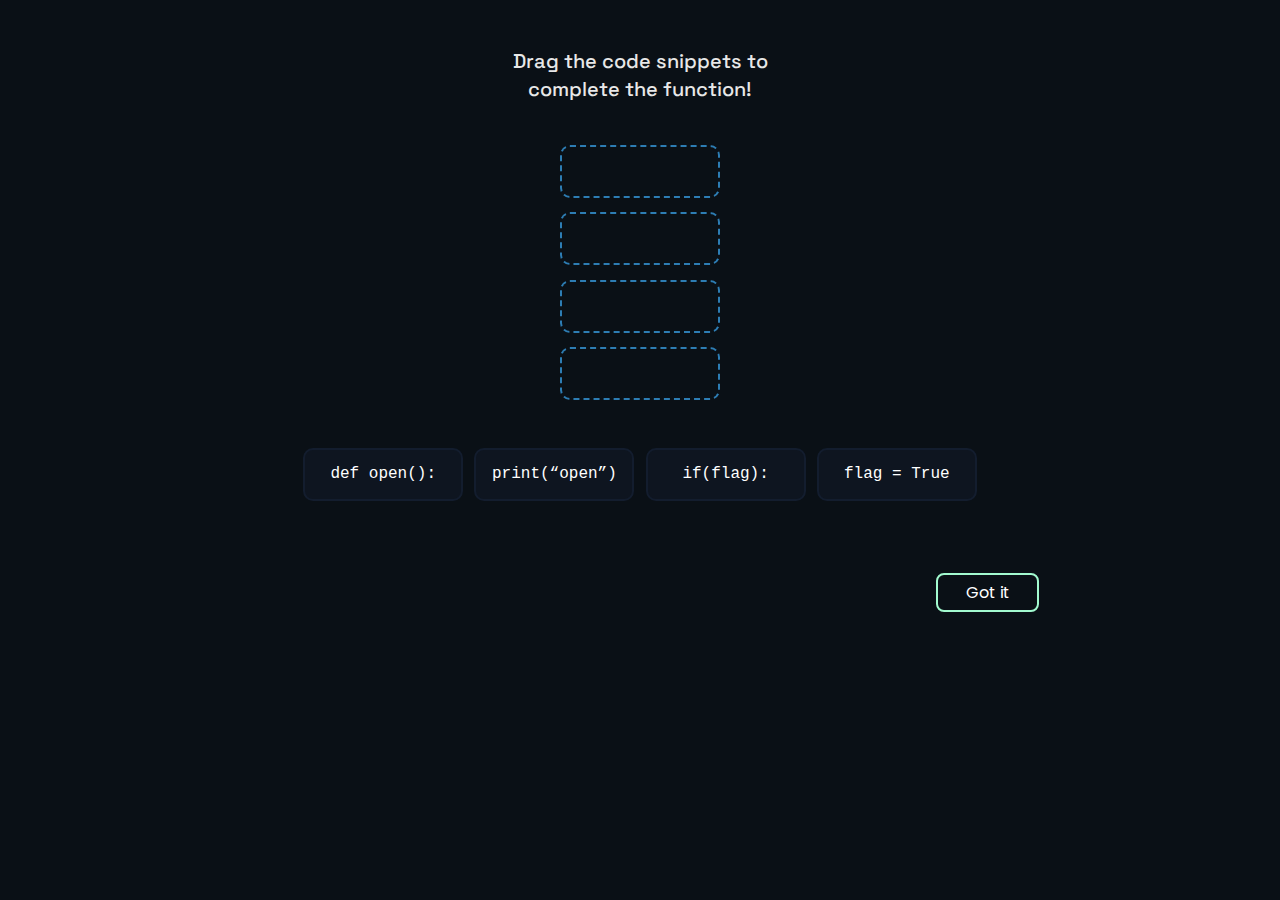
<file: quiz.html>
<!DOCTYPE html>
<html lang="en">
    <head>
        <meta charset="UTF-8" />
        <meta http-equiv="X-UA-Compatible" content="IE=edge" />
        <meta name="viewport" content="width=device-width, initial-scale=1.0" />
        <link rel="stylesheet" href="style.css" />
        <link rel="preconnect" href="https://fonts.googleapis.com" />
        <link rel="preconnect" href="https://fonts.gstatic.com" crossorigin />
        <link
            href="https://fonts.googleapis.com/css2?family=Space+Grotesk:wght@700&display=swap"
            rel="stylesheet"
        />
        <link
            href="https://fonts.googleapis.com/css2?family=Poppins:wght@300;400;500;600;700&family=Space+Grotesk:wght@500;700&display=swap"
            rel="stylesheet"
        />
        <link href="https://fonts.googleapis.com/css2?family=Gloria+Hallelujah&display=swap" rel="stylesheet"> 
        <title>Quiz - Codera App</title>
        <style>
            body{
                background-color: #0A1016;
            }
        </style>
    </head>
    <body> 
        <div class="quiz-container">
            <div class="container">
                <div class="quiz">
                    <h3>Drag the code snippets to <br> complete the function!</h3>
                    <div class="quiz-answers-box">
                        <div class="answer-box"></div>
                        <div class="answer-box"></div>
                        <div class="answer-box"></div>
                        <div class="answer-box"></div>
                    </div>
                    <div class="quiz-answers">
                        <div class="quiz-answers-wrap">
                            <div id="answer1" class="answer" draggable="true">def open():</div>
                        </div>
                        <div class="quiz-answers-wrap">
                        <div id="answer2" class="answer" draggable="true">print(“open”)</div>
                            
                        </div>
                        <div class="quiz-answers-wrap">
                        <div id="answer3" class="answer" draggable="true">if(flag):</div>
                            
                        </div>
                        <div class="quiz-answers-wrap">
                        <div id="answer4" class="answer" draggable="true">flag = True</div>
                            
                        </div>
                    </div>
                </div>
                <div class="quiz-submit">
                    <a href="#">Got it</a>
                </div>
            </div>
        </div>
        <script src="./quiz.js"></script>
    </body>
</html>
</file>
<file: style.css>
* {
    margin: 0;
    padding: 0;
    box-sizing: border-box;
}
html {
    overflow-x: hidden;
}

body {
    margin: 0;
    font-family: "Poppins";
    -webkit-font-smoothing: antialiased;
    -moz-osx-font-smoothing: grayscale;
    background: #081020;
    overflow: hidden;
    overflow-x: hidden !important;
    scroll-behavior: smooth;

}
body::-webkit-scrollbar {
    width: 0.25em;
}

body::-webkit-scrollbar-track {
    box-shadow: inset 0 0 6px rgba(0, 0, 0, 0.65);
}

body::-webkit-scrollbar-thumb {
    background-color: #43557e;
    outline: 1px solid #3a4862;
    border-radius: 60px;
}
@media screen and (max-width: 960px) {
    html{font-size: 88%;}
}
@media screen and (max-width: 768px) {
    html{font-size: 68%;}
}
a {
    color: white;
    text-decoration: none;
}

img {
    max-width: 100%;
}

.container {
    width: 90%;
    max-width: 1440px;
    margin: 0 auto;
}

@media screen and (max-width: 1290px) {
    .container {
        max-width: 89%;
    }
}


.news{
    background-color: #298DFF;
    color: #FFFFFF;
    font-size: 0.7rem;
    font-weight: 400;
    font-family: 'Poppins';
    padding: .52rem 0;
    letter-spacing: 1px;
    text-align: center;
    display: flex;
    align-items: center;
    justify-content: center;
}
.news img{
    height: 13px;
    margin-left: .35rem;
    margin-bottom: -2px;
}
.news a{
    border-bottom: 1px solid white;
    padding-bottom: 0px;
    transition: all .25s ease;
}
.news a:hover{
    padding-bottom: 2px;
}
.news-link:hover .news-arrow{
    transform: translateX(100%);
    display: none;
}

.NavButtonsItemBordered {
    border-image: url("./images/blueGradBorder.png") 3;
    border-width: 2px;
    border-style: solid;

    padding: 0.65rem 1.85rem !important;
    transition: all 0.25s ease-in;
}
.NavButtonsItemBordered:hover {
    box-shadow: 0px 0px 10px 5px #64acff31;
    /* background-color: #000; */
}

.slide {
    position: relative;
    overflow: hidden;
}

.text {
    position: relative;
    transition: 0.5s;
}

.slide::before {
    content: "";
    position: absolute;
    top: 0;
    left: 0;
    width: 130%;
    height: 55px;
    background-color: #1fffb471;
    transform: translate(-110%, 0) skew(-30deg);
    transition: 0.5s ease;
    z-index: 0;
}

.slide:hover .text {
    color: #fff;
}

.slide:hover::before {
    transform: translate(-5%, 0) skew(-15deg);
}

.NavRoundedBtn {
    background: transparent;
    padding: 0.5rem 1rem;
    position: relative;
    border: 5px solid transparent;
    border-radius: 1.75rem;
}

.NavRoundedBtn::after {
    content: "";
    position: absolute;
    top: -5px;
    right: -5px;
    bottom: -5px;
    left: -5px;
    z-index: -1;
    background-image: linear-gradient(90deg, #a2facf, #64acff);
    mask-image: url("[data-uri]");

    -webkit-mask-image: url("[data-uri]");
}

.blueGradText {
    background: linear-gradient(97.93deg, #a2facf 10.03%, #64acff 82.25%);
    -webkit-background-clip: text;
    -webkit-text-fill-color: transparent;
    background-clip: text;
    text-fill-color: transparent;
}

.roundBullet {
    display: inline-block;
    min-width: 7px;
    min-height: 7px;
    background: #afbcda;
    border-radius: 50px;
    margin-right: 10px;
}

.svg {
    -webkit-transition: all 150ms cubic-bezier(0.445, 0.05, 0.55, 0.95);
    position: relative;
}

.svg:before {
    position: absolute;
    content: "";
    background: url(https://f.cl.ly/items/3H3A0D1N281a2T280F3o/heist.svg)
        no-repeat center center;
    width: 100%;
    height: 100%;
    top: 0;
    left: 0;
    z-index: -1;
    opacity: 0;
    -webkit-transition: all 250ms cubic-bezier(0.23, 1, 0.32, 1);
}

.svg:after {
    content: "";
    position: absolute;
    background: linear-gradient(90deg, #a2facff6, #64acff);
    bottom: 0;
    left: 0;
    right: 0;
    top: 100%;
    z-index: -2;
    -webkit-transition: all 250ms cubic-bezier(0.23, 1, 0.32, 1);
}
.svg:hover {
    color: #333;
    border: 2px linear-gradient(90deg, #a2facf1e, #64acff21) solid;
    box-shadow: 0px 0px 30px 7px #64acff33;
}
.svg:hover:before {
    opacity: 0.8;
}
.svg:hover:after {
    top: 0;
}

.heroBgBlueGrad {
    position: absolute;
    bottom: -17rem;
    right: -10rem;
    z-index: 22;
}
.motivationBgBlueGrad {
    position: absolute;
    top: -280%;
    left: -45%;

    height: 500px;
}
.shopBgBlueGrad {
    position: absolute;
    top: -50%;
}
.betaBgBlueGrad {
    position: absolute;
    top: -60%;
}

@media screen and (max-width: 768px) {
    .heroBgBlueGrad,
    .motivationBgBlueGrad,
    .shopBgBlueGrad,
    .betaBgBlueGrad {
        display: none;
    }
}

.hamburger {
    cursor: pointer;
    display: none;
}
.desktop-nav {
}
.mobileNav {
    position: fixed;
    z-index: 99;

    top: 0;
    left: 0;
    bottom: 0;
    right: 0;
    width: 100vw;
    min-height: 100vh !important;
    background: #081020;
    color: white;
    display: flex;
    justify-content: center;
    align-items: center;
    flex-direction: column;
    display: none;
    
}
.mobileNav h1 {
    font-size: 1.8rem;
}
.mobileNav .NavLinks {
    flex-direction: column;
    margin: 2rem 0;
}
.mobileNav .NavLinks li {
    margin: 0.5rem 0;
    font-size: 0.8rem;
}
.mobileNav .NavButtons {
    display: flex;
    flex-direction: column;
    align-items: center;
    justify-content: center;
    margin-top: -1.5rem;
}
.mobileNav .NavButtons a {
    font-size: 0.9rem;
}
.mobileNav .NavButtonsItem {
    margin: 0;
}
.navCross {
    position: absolute;
    top: 2rem;
    right: 2rem;
    width: 20px;
    cursor: pointer;
}

/* ####### NAVBAR ######## */
.Navbar {
    height: 10vh;
    /* border: 1px solid #f4f4f4; */
    display: flex;
    justify-content: space-between;
    align-items: center;
    /* flex-wrap: wrap; */
    color: #fff;
    padding: 0.5rem 0;
    margin-top: 15px;
}
.header {
    font-family: "Space Grotesk";
    font-style: normal;
    font-weight: 700;
    font-size: 29px;
    /* line-height: 46px; */
    /* identical to box height */
    color: #fff;
    letter-spacing: 0.12em;
}
.blueGradient {
    background: linear-gradient(97.93deg, #a2facf 10.03%, #64acff 82.25%);
    -webkit-background-clip: text;
    -webkit-text-fill-color: transparent;
    background-clip: text;
    text-fill-color: transparent;
}
.logo {
    display: flex;
    align-items: center;
}
.logoImg {
    height: 50px;
    margin-right: 12px;
}

.NavLinks {
    list-style: none;
    display: flex;
    justify-content: space-around;
    align-items: center;
}
.NavItems {
    margin: 0 10px;
    padding: 0.6rem 0;

    font-style: normal;
    font-weight: 600;
    font-size: 0.9;
    line-height: 21px;
    /* identical to box height */
    color: #43557e;
    letter-spacing: 0.05em;
    transition: color 0.22s ease-in-out;
}
.NavItems:hover {
    color: #fff;
}
.NavActive {
    background: #121a2c;
    border-radius: 5px;
    padding: 0.6rem 1.4rem;
    color: #fff;
}
.NavButtonsItem {
    font-family: "Space Grotesk";
    font-style: normal;
    font-weight: 700;
    font-size: 1.05rem;
    line-height: 26px;
    margin-left: 20px;
    padding: 0.5rem 0.8rem;
    transition: color 0.25s ease-in;
}
.NavButtonsItem:hover {
    color: #e9e9e9;
}

@media screen and (max-width: 900px) {
    .logoImg {
        height: 46px;
    }
    .header {
        font-size: 29px;
    }
    .NavItems {
        font-size: 12px;
    }
    .NavButtonsItem {
        font-size: 0.95rem;
    }
}
@media screen and (max-width: 830px) {
    .desktop-nav {
        display: none !important;
    }
    .Navbar {
        /* flex-direction: column; */
    }
    .header {
        padding: 0;
        margin: 0;
    }
    .NavLinks {
        margin: 1.7rem 0;
    }
    .logo {
        margin-top: 0.25rem;
    }
    .NavItems {
        margin: 0 22px;
    }
    .hamburger {
        cursor: pointer;
        display: block;
    }
}

/*###### MODALS ########*/
#loginModal,
#joinModal {
    position: fixed;
    width: 100%;
    height: 100vh;
    top: 0;
    background: rgba(0, 0, 0, 0.52);
    /* margin-top: -3rem; */
    overflow-block: unset;
    display: none;
    justify-content: center;
    align-items: center;
    z-index: 100;

}
.displayNav {
    display: flex !important;
    z-index: 5;
}
.partition {
    display: flex;
    justify-content: space-between;
    align-items: center;

    width: 100%;
}
.partition span {
    color: #43557e;
    font-size: 14px;
    margin-bottom: 0.5rem;
}
.linex {
    display: block;
    height: 1px;
    background: #43557e87;
    width: 46%;
}

.modalForm {
    position: relative;
    max-width: 780px;
    max-height: 90%;
    border: 1px solid #afbcda66;
    background: linear-gradient(
        254.12deg,
        rgba(8, 16, 34, 0.4) 3.19%,
        #081022 96.26%
    );
    backdrop-filter: blur(16px);
    /* Note: backdrop-filter has minimal browser support */
    text-align: center;
    color: white;
    border-radius: 50px;
    padding: 2.95rem 4.5rem;
    display: flex;
    flex-direction: column;
    align-items: center;
    justify-content: center;
}

.modalForm form {
    display: flex;
    flex-direction: column;
    align-items: center;
    justify-content: center;

    width: 100%;
}

.modalForm form input {
    display: block;
    width: 100%;
    padding: 1.1rem 0.75rem;
    font-size: 1rem;
    font-family: "Space Grotesk";
    background: rgba(67, 85, 126, 0.06);
    border-radius: 10px;
    border: 1px solid #afbcda66;
    margin: 0.35rem 0;
    color: #43557e;
}

.modalForm h2 {
    font-size: 2.5rem;
}

.modalForm h3 {
    color: #dfe8fc;
    font-family: "Space Grotesk";
    font-size: 1.15rem;
    font-weight: 500;
}

.secondayPara {
    font-family: "Space Grotesk";
    font-style: normal;
    font-weight: 500;
    font-size: 13px;
    line-height: 127.5%;
    /* identical to box height, or 18px */

    text-align: center;
    text-decoration-line: underline;
    margin: 0.5rem 0;
    color: #636f88;
}

.modalBtn {
    font-family: "Space Grotesk";

    width: 100%;

    padding: 1.1rem 0;
    font-size: 1.1rem;
    margin: 1rem 0;

    position: relative;

    box-sizing: border-box;

    color: #fff;
    background: #081022;

    background-clip: padding-box; /* !importanté */
    border: solid 2px transparent; /* !importanté */
    border-radius: 10px;
    transition: all 0.25s ease-in-out;
}
.modalBtn:hover {
    color: #b8b8b8;
}
.gr1::before {
    content: "";
    position: absolute;
    top: 0;
    right: 0;
    bottom: 0;
    left: 0;
    z-index: -1;
    margin: -2px; /* !importanté */
    border-radius: inherit; /* !importanté */
    background: linear-gradient(to right, #ea4335, #fbbc05, #34a853, #4285f4);
}
.gr2 {
    border: solid 3px transparent; /* !importanté */
    cursor: pointer;
}
.gr2::before {
    content: "";
    position: absolute;
    top: 0;
    right: 0;
    bottom: 0;
    left: 0;
    z-index: -1;
    margin: -3px; /* !importanté */
    border-radius: inherit; /* !importanté */
    background: linear-gradient(to right, #a2facf, #64acff);
}
.modalBtn img {
    position: absolute;
    top: 50%;
    left: 15px;
    transform: translateY(-50%);
}

#crossbar,
#crossbarLogin {
    position: absolute;
    top: 25px;
    right: 28px;
    cursor: pointer;
}

.forgot {
    text-decoration-line: underline;
    font-size: 1.05rem;
    color: #636f88;
    text-align: center;
}

@media screen and (max-width: 768px) {
    .modal {
        width: 100%;
        /* border: 1px solid red; */
    }
    .modalForm {
        width: 90%;
        max-height: 90%;
        z-index: 10;
        padding: 4.5rem 2rem;
        /* border: 1px solid red; */
    }
    .modalForm h2 {
        font-size: 2rem;
        /* z-index: 99; */
    }

    .modalForm h3 {
        color: #dfe8fc;
        font-family: "Space Grotesk";
        font-size: 0.9rem;
        font-weight: 500;
        width: 90%;
    }

    .secondayPara {
        font-size: 11px;

        /* identical to box height, or 18px */
        width: 80%;

        margin: 0.5rem auto;
    }
    .modalBtn {
        font-family: "Space Grotesk";

        width: 100%;

        padding: 1.1rem 0;
        font-size: 0.9rem;
        margin: 1rem 0;
    }
    .modalForm form input {
        display: block;
        width: 100%;
        padding: 1.1rem 0.75rem;
        font-size: 0.8rem;
    }
}

/* ######## HERO #######*/
.hero{
    color: white;
    font-family: 'Poppins';
    margin-top: 4.5rem;
}
.hero h2{
    font-style: normal;
    font-weight: 700;
    font-size: 5.5rem;
    line-height: 127.5%;
    /* or 127px */
    text-align: center;
    color: #FFFFFF;
}
.hero p{
    font-style: normal;
    font-weight: 500;
    font-size: 1.6rem;
    line-height: 48px;
    text-align: center;
    width: 68%;
    margin: 0 auto;
    color: #96A5C8;
}
.hero-form{
    display: flex;
    justify-content: center;
    align-items: center;
    margin-top: 2rem;
}
.hero-form button{
    border: none;
}
.form-item{
    display: flex;
}
.hero-form input{
    background: #FFFFFF;
    backdrop-filter: blur(32.5px);
    /* Note: backdrop-filter has minimal browser support */
    border-radius: 5px 0px 0px 5px;
    padding: .9rem 1.3em;
    /* width: 25.5%; */
    max-width: 380px;
    font-family: 'Poppins';
    font-size: 1rem;
    border: none;

}
.hero-form input::placeholder{
    font-family: 'Poppins';
    font-style: normal;
    font-weight: 500;
    font-size: 1rem;
    line-height: 24px;
    display: flex;
    align-items: center;
    color: #7A86A0;
}
input:focus{
    outline: none;
}
.hero-form button{
    font-family: 'Poppins';
    font-size: 1.1rem;
    cursor: pointer;
    background: #3A96FF;
    border-radius: 0px 5px 5px 0px;
    color: white;
    font-weight: 500;
    padding: .8rem 2.1em;

}
.hero-form button:hover{
    opacity: .85;
}
.hero a{
    border-image: url("./images/blueGradBorderHeroForm.png") 3;
    border-width: 3px;
    display: flex;
    align-items: center;
    flex-direction: column;
    justify-content: center;
    width: auto;
    background: rgba(10, 22, 42, 0.9);
}
.hero a span{
    font-family: 'Poppins';
    /* font-style: italic; */
    font-weight: 500;
    font-size: 10px;
    line-height: 15px;
    display: flex;
    align-items: center;
    text-align: center;

    color: #96A5C8;
}
.hero a .form-main-text{
    font-size: 1rem;
    color: white;
    margin-bottom: .2rem;
    margin-top: 0rem;
}

@media screen and (max-width:768px){
    .hero h2{
        
        font-size: 4.5rem;
        line-height: 117.5%;
        margin-bottom: .75rem;
    }
    .hero p{
       
        font-size: 1.5rem;
        line-height: 30px;
        
    }
    .hero-form{
        flex-direction: column;
    }
    .form-item{
        margin-bottom: 1.5rem;
    }
}


/* ######## STATS #######*/
.stats{
    width: 73%;
    color: white;
    margin: 4rem auto;
    display: flex;
    align-items: center;
    justify-content: center;
    gap: 6rem;
    background: rgba(0, 0, 0, 0.17);
    border-radius: 16px;    
    padding: 2.2rem 2rem;
    flex-wrap: wrap;
  
}
.stats h3{
    font-family: 'Space Grotesk';
    font-style: normal;
    font-weight: 500;
    font-size: 1.55rem;
    line-height: 28px;
    margin: .2rem;
    color: #FFFFFF;
}
.stats p{
    font-family: 'Space Grotesk';
    font-style: normal;
    font-weight: 500;
    font-size: 1rem;
    line-height: 20px;

    background: linear-gradient(0deg, rgba(175, 188, 218, 0.62), rgba(175, 188, 218, 0.62));
    -webkit-background-clip: text;
    -webkit-text-fill-color: transparent;
    background-clip: text;
    text-fill-color: transparent;
}

@media screen and (max-width:768px){
    .stats{
        width: 100%;
        margin: 4rem auto;
    }
}

/* ######## COMFORTABLE #######*/
.comfortable-container{
    margin-top: 6rem;
    margin-bottom: 2rem;
}
.comfortable{
    display: flex;
    justify-content: space-between;
    align-items: center;
}
.comfortable .mid{
    display: flex;
    flex-direction: column;
    align-items: center;
    justify-content: center;
    margin: 0 5rem;
}
.comfortable .mid-img{
    
    margin-bottom: 1.5rem;
}

@media screen and (max-width:768px){
    .comfortable .mid{
        margin: 0 0rem;

    }
}

/* ######## CODE #######*/
.blue{
    color: #1BA2F7;
}
.code{
    color: white;
    
}
.code h2{
    color: white;
    font-family: 'Poppins';
    font-style: normal;
    font-weight: 600;
    font-size: 2.95rem;
    line-height: 81px;
    margin-bottom: 1.25rem;
}
.code-wrap1{
    display: flex;
    justify-content: space-between;
    align-items: flex-start;
}
.code-wrap1-left,
.code-wrap1-right{
    width: 49%;
    background: rgba(171, 199, 255, 0.08);
    border-radius: 52px;
    padding: 2rem 3rem;
    min-height: 598px;
    position: relative;
}
.code-wrap1 h3,
.code-wrap2 h3{
    font-family: 'Poppins';
    font-style: normal;
    font-weight: 600;
    font-size: 1.35rem;
    line-height: 42px;

    color: #1BA2F7;
}

.code-wrap1-right .graphImg{
    /* height: 250px; */
    width: 90%;
}
.code-wrap1 p{
    margin-bottom: 2.75rem;
    font-family: 'Space Grotesk';
    font-style: normal;
    font-weight: 500;
    font-size: 1.05rem;
    line-height: 24px;

    color: #FFFFFF;

    text-shadow: 0px 4px 4px rgba(0, 0, 0, 0.25);
}
.code-wrap1-left p{
    margin-bottom: 3.5rem;
    
}
.code-wrap1 .iButton{
    position: absolute;
    bottom: 20px;
    right: 40px;
    height: 30px;
}

.code-wrap2{
    background: rgba(171, 199, 255, 0.08);
    border-radius: 52px;
    padding: 2rem 3rem;
    padding-bottom: 8rem;
    position: relative;
    margin: 2.5rem 0;
}
.quote{
    font-family: 'Poppins';
    font-style: normal;
    font-weight: 600;
    font-size: 2rem;
    line-height: 45px;
    width: 62%;
    margin: 3rem 0;
    margin-right: 0;
    margin-left: auto;
    color: #FFFFFF;
    padding-right: 1.7rem;
}
.quoteby{
    display: block;
    font-weight: 400;
    font-size: 1.2rem;
    margin: 2.15rem 0;
}
.billgate{
    position: absolute;
    bottom: 0;
    left: 0;
    height: 400px;
}
.code-wrap3{
    background: linear-gradient(119.7deg, rgba(26, 188, 250, 0.8) 3.99%, rgba(28, 125, 243, 0.8) 90.81%);
    border-radius: 52px;
    padding: 5rem 1.5rem 2.3rem 1.5rem;
    margin-bottom: 3rem;
}
.code-wrap3 h3{
    width: 72%;
    margin: 0 auto;
    font-family: 'Poppins';
    font-style: normal;
    font-weight: 600;
    font-size: 1.7rem;
    padding-left: 6rem;
    line-height: 42px;
    margin-bottom: 4rem;
    color: #FFFFFF;
}
.code-wrap3 img{
    display: block;
    width: 90%;
    margin: 0 auto;
}

@media screen and (max-width:970px){
    .code-wrap1{
        flex-direction: column;
    }
    .code-wrap1-left,
    .code-wrap1-right{
        width: 80%;
        margin: 0.5rem auto;
        
    }
}

@media screen and (max-width:768px){
    .code-wrap1{
        flex-direction: column;
    }
    .code-wrap1-left,
    .code-wrap1-right{
        width: 100%;
        margin: 0.5rem auto;
        
    }
    .code h2,.why h2{
        
        line-height: 41px;
        
    }
    .code-wrap1-left,
    .code-wrap1-right{
       
        min-height: auto;
        padding-bottom: 5.5rem;
    }
    .code-wrap1-right .graphImg{
        width: 100%;
    }
    .code-wrap1 h3, .code-wrap2 h3, .code-wrap3 h3 {
        
        font-size: 1.75rem;
        line-height: 27px;
        margin-bottom: .7rem;
      }
      .quote{
        width: 100%;
        font-size: 2rem;
        line-height: 34px;
      }
      .billgate{
        left: auto;
        right: 0 !important;
        height: 180px;
    }
    .code-wrap1 p{
        line-height: 19px;
        font-size: 1.25rem;
    }
    
    .code-wrap3 h3{
        width: 100%;
        margin: 0 auto;
        
        padding: 0rem 1.35rem;
        
        margin-bottom: 4rem;
        
    }
    .code-wrap3 img{
        display: block;
        width: 100%;
        margin: 0 auto;
    }
}

/* ######## WHY #######*/

.whyProblem{
    display: block;
    margin: 0 auto;
}
.why h2{
    font-family: 'Poppins';
    font-style: normal;
    font-weight: 500;
    font-size: 2.95rem;
    line-height: 81px;
    margin: 1.25rem 0;
    color: #ED3C51;
}
.card{
    background: linear-gradient(180deg, rgba(171, 199, 255, 0.08) 0%, rgba(171, 199, 255, 0.08) 100%);
    border-radius: 52px;
    padding: 2.1rem 3rem;
}
.card h4{
    font-family: 'Poppins';
    font-style: normal;
    font-weight: 600;
    font-size: 1.8rem;
    line-height: 45px;

    color: #FFFFFF;
}
.card p{
    font-family: 'Space Grotesk';
    font-style: normal;
    font-weight: 500;
    font-size: 1.45rem;
    line-height: 36px;

    color: rgba(255, 255, 255, 0.7);
}
.why-wrap1{
    display: flex;
    align-items: flex-start;
    margin-bottom: 5rem;
}
.why-wrap1 h3{
    font-family: 'Poppins';
    font-style: normal;
    font-weight: 600;
    font-size: 1.85rem;
    line-height: 45px;

    color: #ED3C51;
}
.why-wrap1 p{
    font-family: 'Space Grotesk';
    font-style: normal;
    font-weight: 500;
    font-size: 1.4rem;
    line-height: 36px;
    width: 78%;
    color: #FFFFFF;
}
.why-wrap1-text{
    margin-left: 1.5rem;
}
.why-wrap1 img{
    margin-top: 5px;
}

.why-wrap2 .card{
    background: linear-gradient(130.12deg, rgba(255, 99, 117, 0.9) 1.91%, rgba(169, 44, 59, 0.9) 96.47%);
    border-radius: 52px;
}
.why-wrap2 h3{
    font-family: 'Poppins';
    font-style: normal;
    font-weight: 500;
    font-size: 2.5rem;
    line-height: 60px;
    margin-bottom: 2rem;
    color: #ED3C51;
}
.why-wrap2-content h3{
    font-family: 'Poppins';
    font-style: normal;
    font-weight: 500;
    font-size: 2.8rem;
    line-height: 72px;
    margin-top: 2rem;
    color: #FFFFFF;
    padding-left: 3rem;
    padding-right: 1rem;
}
.why-wrap2-content{
    display: flex;
    align-items: center;
    justify-content: space-between;
}
.why-wrap2-content h3,
.why-wrap2-content img{
    width: 50%;
}
.why-wrap2-para{
    width: 80%;
}
.why-wrap3{
    display: flex;
    align-items: flex-start;
    justify-content: space-between;
    gap: 2rem;
    margin: 3.3rem 0;

}
.why-wrap3-left,
.why-wrap3-right{
    width: 50%;
    min-height: 705px;
    display: flex;
    flex-direction: column;
    align-items: flex-start;
    justify-content: flex-start;
}


.why-wrap3 h3{
    font-family: 'Poppins';
    font-style: normal;
    font-weight: 600;
    font-size: 30px;
    line-height: 45px;
    margin-bottom: 1rem;
    color: #ED3C51;
}
.why-wrap3 img{
   
    margin: 0 auto;
}
.why-wrap4{
    padding-bottom: 3rem;
    margin-bottom: 3.3rem;
}
.why-wrap4-images{
    display: flex;
    justify-content: space-around;
    align-items: flex-end;
    margin-top: 2rem;
}
.why-wrap4 h3{
    font-family: 'Poppins';
    font-style: normal;
    font-weight: 600;
    font-size: 30px;
    line-height: 45px;

    color: #ED3C51;
}

@media screen and (max-width:768px){
    .mb-small{
        display: block;
        margin: 0 auto;
        padding: 0 8rem;
    }
    .why-wrap1 img{
        display: inline-block;
        width: 30px !important;
        margin-top: 9px;
    }
    .why-wrap1 p{
        width: 85%;
        line-height: 28px;
        
    }
    .why-wrap2 h3,
    .why-wrap4 h3,
    .why-wrap3 h3{
        line-height: 34px;
        margin-top: .75rem;
        margin-bottom: 1rem;
    }
    .why-wrap2-para{
        line-height: 29px !important;
    }
    .why-wrap2-content{
        flex-direction: column;
    }
    .why-wrap2-content h3,
    .why-wrap2-content img{
        width: 100%;
    }
    .why-wrap3{
        flex-direction: column;
    
    }
    .why-wrap3-left,
    .why-wrap3-right{
        width: 100%;
        min-height: auto;
        display: flex;
        flex-direction: column;
        align-items: flex-start;
        justify-content: flex-start;
    }
    .why-wrap3 p,
    .why-wrap4 p{
        line-height: 22px !important;

    }
    .why-wrap4-images img{
        width: 100% ;
    }
    .img-line{
        height: 180px;
        width: 20px !important;
        margin-left: 3rem;
    }
    .w-w-img3{
        padding: 0 2.7rem;
    }
}

/* ######## CREATED #######*/
.created-img{
    display: block;
    margin: 1.25rem auto;
    margin-bottom: 3.7rem;
}
.created-kids{
    text-align: center;
}
.created-kids h2{
    font-family: 'Poppins';
    font-style: normal;
    font-weight: 500;
    font-size: 3rem;
    line-height: 81px;
}
.created-kids p{
    font-family: 'Space Grotesk';
    font-style: normal;
    font-weight: 500;
    font-size: 1.75rem;
    line-height: 36px;
    /* identical to box height */

    text-align: center;
    margin-bottom: 3.75rem;
    color: rgba(255, 255, 255, 0.9);
}
.created-kids-item{
    width: 50%;
    margin: 2rem auto;
    text-align: left;
}
.created-kids-item img{
    width: 100%;
}
.created-kids-item h3{
    font-family: 'Poppins';
    font-style: normal;
    font-weight: 600;
    font-size: 1.6rem;
    line-height: 45px;
}
.created-kids-item p{
    font-family: 'Poppins';
    font-style: normal;
    font-weight: 600;
    font-size: 1.6rem;
    line-height: 42px;
    text-align: left;

}

@media screen and (max-width:768px){
    .created-kids h2{
        line-height: 55px;
    }
    .created-kids-item{
        width: 100%;
    }
    .created-kids-item p{
        font-family: 'Poppins';
        font-style: normal;
        font-weight: 600;
        font-size: 1.6rem;
        line-height: 35px;
        text-align: left;
    
    }
}

/* ######## COMMUNITY #######*/

.community-wrap1{
    display: flex;
    justify-content: space-between;
    gap: 2rem;
}
.community h2{
    font-family: 'Poppins';
    font-style: normal;
    font-weight: 500;
    font-size: 2.15rem;
    line-height: 60px;
    margin-bottom: 1.3rem;
}
.community-wrap1-left,
.community-wrap1-right{
    width: 50%;
}
.community-wrap1 h3,
.community-wrap2 h3{
    font-family: 'Poppins';
    font-style: normal;
    font-weight: 600;
    font-size: 1.65rem;
    line-height: 45px;
}
.community-wrap1 p{
    font-family: 'Poppins';
    font-style: normal;
    font-weight: 600;
    font-size: 1.45rem;
    line-height: 42px;

color: #FFFFFF;
}
.community-wrap1 img{
    display: block;
    margin: 0 auto;
    margin-top: 2rem;
}

.community-wrap2{
    background: linear-gradient(100.22deg, #1E2C45 2.78%, #182338 97.25%);
    border-radius: 52px;
    margin: 3.75rem 0;
}

.community-wrap2-content{
    display: flex;
    align-items: center;
    justify-content: space-between;
}
.community-wrap2-left{
    width: 60%;
}

.community-wrap2-right{
    width: 40%;
}
.community-wrap2-left h2{
    font-family: 'Poppins';
    font-style: normal;
    font-weight: 500;
    font-size: 2.85rem;
    line-height: 72px;

    color: #FFFFFF;
}

.community-wrap3::after{
    content: '';
    position: absolute;
    top: 0;
    left: 0;
    bottom: 0;
    right: 0;
    width: 100%;
    height: 100%;
    background: linear-gradient(280.52deg, #A2FACF 0.62%, #64ACFF 100%);
    opacity: 0.08;
    border-radius: 52px;
    z-index: -1;
}
.community-wrap3{
    display: flex;
    align-items: flex-start;
    margin-bottom: 3rem;
    position: relative;
}
.community-wrap3-left{
    width: 37%;
}
.community-wrap3-right{
    width: 63%;
}
.community-wrap3 h3{
    font-family: 'Poppins';
    font-style: normal;
    font-weight: 600;
    font-size: 1.65rem;
    line-height: 42px;
    margin-top: 1rem;
    margin-bottom: 1.35rem;
}
.community-wrap3 p{
    font-family: 'Poppins';
    font-style: normal;
    font-weight: 600;
    font-size: 1.25rem;
    line-height: 39px;
    padding-right: 2rem;
    color: #FFFFFF;

}

@media screen and (max-width:768px){
    .community h2{
        
        font-size: 2.3rem;
        
        margin-top: 1.5rem;
    }
    .community-wrap1{
       flex-direction: column;
    }
   
    .community-wrap1-left,
    .community-wrap1-right,
    .community-wrap3-right,
    .community-wrap3-left{
        width: 100%;
    }
    .community-wrap1 p,
    .community-wrap3 p{
        
        font-size: 1.4rem;
        line-height: 33px;
    
    
    }
    .community-wrap1 h3,
    .community-wrap2 h3{
        font-family: 'Poppins';
        font-style: normal;
        font-weight: 600;
        font-size: 1.65rem;
        line-height: 33px;
    }
    .community-wrap2-left h2{
        
        font-size: 2.75rem;
        line-height: 48px;
    
    }
    .community-wrap3{
       flex-direction: column;
    }
    
}


/* ######## STORIES #######*/
.stories-img{
    display: block;
    margin: 1rem auto;
}
.stories h2{
    font-family: 'Poppins';
    font-style: normal;
    font-weight: 500;
    font-size: 2.95rem;
    line-height: 81px;
    margin: 2rem 0;
    margin-bottom: .9rem;
    color: #05D387;

}
.stories-rating{
    display: flex;
    margin-bottom: 3rem;
    align-items: center;
}
.stories-rating img{
    display: inline-block;
    margin-top: -6px;
}
.stories-rating p{
    font-family: 'Poppins';
    font-style: normal;
    font-weight: 500;
    font-size: 0.95rem;
    line-height: 22px;
    /* identical to box height */
    margin-right: 11px;

    color: #FFD659;
}
.stories-rating span{
    font-family: 'Poppins';
    font-style: normal;
    font-weight: 400;
    font-size: .85rem;
    line-height: 21px;
    /* identical to box height */
    margin-left: 11px;

    color: rgba(255, 255, 255, 0.46);
}

.stories-testimonial{
    display: flex;
    justify-content: space-between;
    align-items: flex-start;
    gap: 2rem;
}

.testimonial-item{
    background: linear-gradient(180deg, rgba(171, 199, 255, 0.08) 0%, rgba(171, 199, 255, 0.08) 100%);
    border-radius: 22px;
    padding: 2.1rem 3rem;
    padding-bottom: 3rem;

    margin-bottom: 1.5rem;
}
.testimonial-long{
    padding-bottom: 7rem;
}
.flex-col-rev{
    flex-direction: column-reverse;
}
.testimonial-item-header{
    display: flex;
    align-items: center;
    margin-bottom: 2rem;
}
.testimonial-item-header img{
    margin-right: 1rem;
}
.testimonial-item-header h4{
    font-family: 'Poppins';
    font-style: normal;
    font-weight: 600;
    font-size: 1.4rem;
    line-height: 36px;

    color: #FFFFFF;
}
.testimonial-item-header span{
    font-family: 'Poppins';
    font-style: normal;
    font-weight: 400;
    font-size: .9rem;
    line-height: 24px;

    color: rgba(255, 255, 255, 0.5);
}
.testimonial-item-body p{
    font-family: 'Poppins';
    font-style: normal;
    font-weight: 400;
    font-size: 16px;
    line-height: 24px;

    color: rgba(255, 255, 255, 0.8);
}

@media screen and (max-width:768px){
    .stories h2{
        font-family: 'Poppins';
        font-style: normal;
        font-weight: 500;
        font-size: 2.95rem;
        line-height: 45px;
        margin: 2rem 0;
        margin-bottom: .9rem;
        color: #05D387;
    
    }
    .stories-testimonial{
        flex-direction: column;
        gap: .25rem;

    }
    .testimonial-item{
        
    
        margin-bottom: 1.5rem;
    }
}

/* ######## CASE Study #######*/

.caseStudy{
    position: relative;
    height: 640px;
    margin: 2rem 0;
    max-height: 640px;

}
.caseStudy-text{
    padding-left: 4.75rem;
    padding-top: 2.75rem;
}
.caseStudy .caseStudy-bg{
    position: absolute;
    height: 100%;
    top: 0;
    width: 100%;
    z-index: -1;

}
.caseStudy-tag{
    font-family: 'Poppins';
    font-style: normal;
    font-weight: 500;
    font-size: .85rem;
    line-height: 24px;
    /* identical to box height */
    display: inline-block;
    background: rgba(0, 0, 0, 0.2);
    border-radius: 44px;
    padding: .6em .9em;
    color: #FFFFFF;
    margin-bottom: 4rem;
}
.caseStudy  h2{
    font-family: 'Poppins';
    font-style: normal;
    font-weight: 500;
    font-size: 3.3rem;
    line-height: 70px;
    width: 50%;
    color: #FFFFFF;

}
.green{
    color: #05D387;
}
.caseStudy-viewMore{
    display: flex;
    align-items: center;
    justify-content: center;
    flex-direction: column;
    position: absolute;
    bottom: 8%;
    right: 5%;
}
.caseStudy-viewMore p{
    font-family: 'Gloria Hallelujah';
    font-style: normal;
    font-weight: 400;
    font-size: 16px;
    line-height: 32px;
    /* identical to box height */

    text-decoration-line: underline;
    margin-top: 1rem;
    color: #FFFFFF;
}
.caseStudy-link:hover{
    opacity: .7;
}

@media screen and (max-width:768px){
    .caseStudy{
        position: relative;
        height: auto;
        margin: 2rem 0;
        max-height: 640px;
        padding-bottom: 8rem;
    }
    .caseStudy-tag{
        margin-bottom: 1rem;
    }
    .caseStudy  h2{
        font-family: 'Poppins';
        font-style: normal;
        font-weight: 500;
        font-size: 2.9rem;
        line-height: 40px;
        width: 80%;
        color: #FFFFFF;
    
    }
    .caseStudy-viewMore{
       
        bottom: 6%;
        
    }
}



/* ######## JOIN #######*/

.join p{
    font-family: 'Gloria Hallelujah';
    font-style: normal;
    font-weight: 400;
    font-size: 1.5rem;
    line-height: 48px;
    text-align: center;
    
    color: #64718E;
}
.join-body{
    display: flex;
    align-items: center;
    justify-content: center;
    padding: 12rem 0;
    position: relative;
    margin-top: 1rem;
    width: 60%;
    margin: 3rem auto;
}
.joinWrapImg{
    position: absolute;
    left: 50%;
    top: 0;
    transform: translateX(-50%);
    z-index: -1;
}
.join-body .NavButtonsItem{
    margin-left: 0;
    margin-top: 2rem;
    padding: .75em 3em !important;
}
.joinLeftBracImg,
.joinRightBracImg{
    position: absolute;
    z-index: -1;
}
.joinLeftBracImg{
    bottom: 0;
    left: 0;
}
.joinRightBracImg{
    top: 0;
    right: 0;
}
.join-text{
    width: 78%;
    margin: 6rem auto;
}
.join-text p{
    font-family: 'Poppins';
    font-style: normal;
    font-weight: 500;
    font-size: 1.1rem;
    line-height: 30px;

    color: #64718E;
}
.join-text .gloria{
    font-family: 'Gloria Hallelujah';
    font-style: normal;
    font-weight: 400;
    font-size: 1.1rem;
    line-height: 48px;
    
    color: #7C8CAE;
}
@media screen and (max-width: 768px){
    .join-body .NavButtonsItem{
      
        margin-top: 3.85rem;
       
    }
}

/* ######## FAQ #######*/
.faq h2{
    font-family: 'Poppins';
    font-style: normal;
    font-weight: 500;
    font-size: 2.8rem;
    line-height: 72px;
    margin-right: .7rem;
    color: #5D6984;
}

.faq-header{
    display: flex;
    align-items: center;
    margin-bottom: 2rem;

    /* justify-content: center; */
}
.faq-body{
    width: 87%;
}
.faq-item{ 
    padding: .8rem 1rem;
    /* border: 1px solid gray; */
    cursor: pointer;
    margin: 1.5rem 0;
    transition: all .25s ease;
}
.faq-item-question{
    display: flex;
    align-items: center;
    justify-content: space-between;
    transition: all .25s ease;

}
.faq-item p{
    font-family: 'Poppins';
    font-style: normal;
    font-weight: 500;
    font-size: 1.6rem;
    line-height: 42px;
    /* identical to box height */
    -webkit-user-select: none; /* Safari */        
    -moz-user-select: none; /* Firefox */
    -ms-user-select: none; /* IE10+/Edge */
    user-select: none; /* Standard */


    color: #7483A6;
}
.faq-item-answer{
    transition: all .25s ease;
    display: none;

}
.faq-item-answer p{
    font-size: 1.2rem;
    width: 90%;
    margin-top: 1.25rem;

}
.faq-inactive{
    transition: all 5s ease;
    animation: fade 1.5s ease;
    display: block;
    opacity: 1;
}
.faq-rotateArrow{
    transform: rotate(180deg);
    transition: all .5s ease;

}
.faq-item-question img{
    transition: all .5s ease;

}
@keyframes fade {
    from {opacity: 0;}
    to {opacity: 1}
}

@media screen and (max-width: 768px){
    .faq-body{
        width: 100%;
    }
    .faq h2{
        
        font-size: 2.8rem;
        line-height: 50px;
        
    }
}

/* ######## Get Started #######*/
.getStarted{
    display: flex;
    align-items: center;
    justify-content: space-between;
    margin: 4rem 0;
    padding-right: 2rem;
}
.getStarted-item{
    display: flex;
    align-items: center;
}
.getStarted p{
    font-family: 'Poppins';
    font-style: normal;
    font-weight: 500;
    font-size: 1rem;
    line-height: 36px;
    margin-left: .5rem;
    color: #FFFFFF;
}

@media screen and (max-width: 768px){
    .getStarted{
        flex-direction: column-reverse;
        padding-left: 2rem;
        align-items: flex-start;
        gap: 2rem;
    }
}


/* ######## FOOTER #######*/
.footer-container{
    background: #04080F;
    width: 100%;
    max-width: none !important;
}
.footer{
    display: flex;
    justify-content: space-between;
    padding: 3.5rem 0 1.5rem 0;
}
ul{
    list-style: none;
}
.footer-navbar a{
    font-family: 'Space Grotesk';
    font-style: normal;
    font-weight: 500;
    font-size: 1.3rem;
    line-height: 31px;
    /* identical to box height */
    margin: 1.25rem 0;
    display: inline-block;
    color: #7D89A2;
}
.footer-navbar a:hover{
    text-decoration: underline;
}
.footer-mid{
    display: flex;
    flex-direction: column;
    justify-content: space-between;
    align-items: center;
}
.footer-mid h1{
    font-size: 2.75rem;
}
.footer-mid p{
    font-family: 'Space Grotesk';
    font-style: normal;
    font-weight: 500;
    font-size: 1.25rem;
    line-height: 143.1%;
    /* or 34px */

    text-align: center;

    color: rgba(175, 188, 218, 0.62);

    text-shadow: 0px 4px 4px rgba(0, 0, 0, 0.25);
}
.copyright-text{
    font-family: 'Space Grotesk';
    font-style: normal;
    font-weight: 500;
    font-size: .9rem;
    line-height: 20px;
    text-align: center;

    color: rgba(175, 188, 218, 0.62);

    text-shadow: 0px 4px 4px rgba(0, 0, 0, 0.25);
}
.footer-right a{
    margin: 0 .3rem;
}
.footer-right a:hover{
    opacity: .8;
}

@media screen and (max-width: 768px) {
    .footer{
        flex-direction: column;
        align-items: center;
        justify-content: space-around;

        padding: 1.5rem 0 1.5rem 0
    }
    .footer-navbar{
        display: flex;
        align-items: center;
        gap: 2rem;
    }
    .footer-mid{
        gap: 1.5rem;
    }
    .footer-right{
        margin-top: 1.2rem;
    }
}


/* ######## DASHBOARD #######*/
.portal-container{
    width: 100%;
    max-width: none;
    margin: 0 auto;
    position: relative;
}
.portal-container .hamburger{
    width: 20px;
    position: absolute;
    top: 25px;
    left: 15px;
}
#mobileNavPortal{
    z-index: 99;
}
.dashboard{
    display: flex;
    justify-content: space-between;
    gap: 1.5rem;
    padding: .75rem 0;
}
.sidebar{
    /* border: 1px solid green; */
    width: 7%;
    max-width: 100px;
    position: relative;
    display: flex;
    flex-direction: column;
    justify-content: flex-start;
    align-items: center;
    min-height: 96vh;
    padding: 0.75rem .5rem;
    /* z-index: 99 !important; */
}
.sidebar::after{
    content: '';
    position: absolute;
    width: 100%;
    height: 100%;
    top: 0;
    left: 0;
    background: #64ACFF;
    opacity: 0.06;
    border-radius: 19px;
    z-index: -1;
}
.main{
    /* border: 1px solid orange; */
    width: 92%;
}
.gray-line{
    width: 75%;
    height: 2px;
    background: #172336;
    margin-bottom: 2.35rem;
    margin-top: 1rem;
}
.menu-icon{
    margin: 1.2rem 0;
    cursor: pointer;
    padding: 1rem;
    border-radius: 10px;
    transition: all 0.25s ease-in;

}
.sidebar-active-btn {
    border-image: url("./images/blueGrad-sidebar.png") 5;
    border-width: 2px;
    border-style: solid;
}

.menu-icon:hover{
    opacity: .65;
}
.sidebar-menu{
    display: flex;
    flex-direction: column;
    align-items: center;
}
.logout{
    display: inline-block;
    padding: 1rem;
}

@media screen and (max-width: 768px){
    .sidebar{
        display: none;
    }
    .main{
        width: 100%;
    }
}

/* ######## MAIN HEADER #######*/
.main-header{
    display: flex;
    justify-content: space-between;
    align-items: center;
}
.main-header-navbar{
    background: linear-gradient(128.9deg, rgba(162, 250, 207, 0.1) 1.86%, rgba(100, 172, 255, 0.1) 89.97%);
    backdrop-filter: blur(25px);
    /* Note: backdrop-filter has minimal browser support */
    padding: .8rem 1rem;
    border-radius: 10px;
}
.main-header-navbar a{
    font-family: 'Poppins';
    font-style: normal;
    font-weight: 600;
    font-size: .85rem;
    line-height: 24px;
    /* identical to box height */

    letter-spacing: 0.04em;
    margin: 0 .5rem;
    color: #EFEFEF;
    padding: .5em .9em;

}
.main-navbar-active{
    background: linear-gradient(128.9deg, rgba(162, 250, 207, 0.1) 1.86%, rgba(100, 172, 255, 0.1) 89.97%);
    /* Note: backdrop-filter has minimal browser support */
    padding: .5em .9em;
    border-radius: 10px;
}
.main-header .NavButtonsItem{
    font-size: .85rem;
    padding: .8em 1.3em !important;
    margin-right: 1.25rem;
}

.main-header-points{
    display: flex;
    align-items: center;
}
.user-points,.point{
    display: flex;
    align-items: center;
    gap: .5rem;
}
.point{
    color: white;
    padding: .8em 1.5em !important;

    background: #0E1928;
    border-radius: 15px;
}

@media screen and (max-width: 768px){
    .main-header{
        flex-direction: column;
        margin-bottom: .5rem;
    }
    .main-header-navbar{
        margin-bottom: .8rem;
        display: none;
    }
    .mobile-show{
        display: block !important;
        margin-top: 1.85rem;
    }
}


/* ######## MAIN BODY #######*/
.main-body{
    /* border: 1px solid hotpink; */
    margin-top: 1rem;
    color: white;
    display: flex;
    justify-content: space-between;
    align-items: space-between;
    gap: 1.75rem;
}
.main-body-left{
    width: 44%;
}
.main-body-right{
    width: 56%;

    padding-top: 0rem;
    display: flex;
    flex-direction: column;
    align-items: flex-start;
    justify-content: space-between;
    
}
.main-body h1{
    font-family: 'Poppins';
    font-style: normal;
    font-weight: 700;
    font-size: 2.05rem;
    /* line-height: 54px; */

    color: #FFFFFF;
}

@media screen and (max-width: 1080px){
    .main-body{
        flex-direction: column;
    }
    .main-body-left,
    .main-body-right{
        width: 80%;
        margin: 0 auto;
        /* border: 1px solid blue; */
    }
}
@media screen and (max-width: 768px){
    .main-body-left,
    .main-body-right{
        width: 98%;
        margin: 0 auto;
        /* border: 1px solid blue; */
    }
    .main-body .main-body-right-row{
        flex-direction: column;
        margin-bottom: 1.6rem;
    }
    .main-body .main-body-right-row .row-left,
    .main-body .main-body-right-row .row-right{
        width: 100%;
    }
}

/* USER INFORMATION */
.user-information{
    padding-left: 2rem;
}
.user-information-plans{
    display: flex;
    align-items: center;
    gap: 1rem;
}
.flex-center{
    display: flex;
    align-items: center;
}
.user-information-plans{
    gap: 1rem;
}
.user-information-plans div{
    gap: .25rem;
    background: linear-gradient(90deg, rgba(162, 250, 207, 0.04) 0%, rgba(100, 172, 255, 0.04) 101.4%);
    border: 1px solid rgba(175, 188, 218, 0.28);
    border-radius: 20px;
    padding: .4em .7em;
}
.user-information-plans div p {
    font-family: 'Poppins';
    font-style: normal;
    font-weight: 500;
    font-size: .75rem;
    line-height: 21px;

    color: #FFFFFF;
}

/* USER PROGRESS */
.user-progress-status{
    
    /* Note: backdrop-filter has minimal browser support */
    padding: .65rem 1.4rem;
    border-radius: 50px;
    margin-top: 1.2rem;
    /* border: 1px solid #A9B9DD; */
    /* padding-bottom: 7rem; */
    position: relative;

    border-top: 1px solid #a9b9dd46;
    padding-bottom: 1.5rem;
}
.user-progress-status::after{
    content: '';
    position: absolute;
    width: 100%;
    height: 100%;
    top: 0;
    left: 0;
    background: linear-gradient(128.9deg, rgba(162, 250, 207, 0.04) 1.86%, rgba(100, 172, 255, 0.04) 89.97%);
    backdrop-filter: blur(25px);
    z-index: -1;
    border-radius: 50px;

}
.user-progress{
    margin-bottom: 1.5rem;
}
.user-progress-header,
.user-progress-bar{
    margin-left: 5px;
}
.user-progress-header h3{
    font-family: 'Space Grotesk';
    font-style: normal;
    font-weight: 700;
    font-size: 2.2rem;
    line-height: 51px;

    color: rgba(255, 255, 255, 0.1);
}
.user-progress-header h2{
    font-family: 'Space Grotesk';
    font-style: normal;
    font-weight: 700;
    font-size: 1.6rem;
    line-height: 31px;
    text-align: center;
    letter-spacing: 0.04em;
    text-align: center;
    width: 80%;
    color: rgba(255, 255, 255, 0.22);
}

.user-progress-bar p{
    font-family: 'Space Grotesk';
    font-style: normal;
    font-weight: 700;
    font-size: .8rem;
    line-height: 15px;
    color: rgba(255, 255, 255, 0.3);
    width: 8%;
}
.user-progress-bar .bar{
    background: #263148;
    border-radius: 9px;
    width: 92%;
    height: 9px;
    position: relative;
}
.fill{
    display: inline-block;
    width: 50%;
    height: 100%;
    background: linear-gradient(90deg, #34D399 0%, #34D3AD 101.4%);
    position: absolute;
    top: 0;
    border-radius: 9px;

}

.user-levels{
    /* border: 1px solid red; */
    height: 350px;
    overflow: hidden;
    overflow-y: scroll;
    /* box-shadow: inset 0px -18px 20px 0px #040912; */
    scrollbar-color: #43557e;
    scrollbar-width: thin;
    padding-right: .6rem;
    position: relative;
    z-index: 2;
}

.user-levels::-webkit-scrollbar {
    width: 0.25em;
}

.user-levels::-webkit-scrollbar-track {
    box-shadow: inset 0 0 6px rgba(0, 0, 0, 0);
}

.user-levels::-webkit-scrollbar-thumb {
    background-color: #43557e;
    /* outline: 1px solid #3a4862; */
    border-radius: 60px;
}
.earth{
    display: block;
    margin: 0 auto;
    position: absolute;
    top: 20%;
    left: 50%;
    transform: translateX(-50%);
    /* width: 80%; */
    /* height: 98%; */
    z-index: 0;
}

.level{
    background: rgba(255, 255, 255, 0.06);
    border: 1px solid rgba(157, 173, 210, 0.15);
    backdrop-filter: blur(8px);
    /* Note: backdrop-filter has minimal browser support */
    border-radius: 7px;
    justify-content: space-between;
    padding: .75rem 1rem;
    margin: .6rem 0;
    z-index: 2;
    
}
.level-icons{
    gap: .75rem;
}
.level-icons a{
    display: flex;
    align-items: center;
}
.level-text p {
    font-family: 'Courier';
    font-style: normal;
    font-weight: 400;
    font-size: 1.1rem;
    line-height: 23px;
    /* identical to box height */


}
.level-completed p{
    color: rgba(52, 211, 153, 0.7);
}
.level-completed span{
    color: rgba(51, 196, 144, 0.2);
    font-family: 'Space Grotesk';
    font-weight: 700;
}
.level-current p{
    color: rgba(255, 255, 255, 0.8);
}
.level-current span{
    color: rgba(255, 255, 255, 0.8);
    font-family: 'Space Grotesk';
    font-weight: 700;

}
.level-uncompleted p{
    color: rgba(255, 255, 255, 0.13);

}

.chapters-completed-container{
    padding: 0 1.2rem;
    height: 250px;
    /* border: 1px solid red; */
    overflow: hidden;
    overflow-y: scroll;
}
.chapters-completed-container::-webkit-scrollbar {
    width: 0.25em;
}

.chapters-completed-container::-webkit-scrollbar-track {
    box-shadow: inset 0 0 6px rgba(0, 0, 0, 0);
}

.chapters-completed-container::-webkit-scrollbar-thumb {
    background-color: #43557e;
    /* outline: 1px solid #3a4862; */
    border-radius: 60px;
}

.chapter{
    background: linear-gradient(260.55deg, rgba(25, 114, 153, 0.2) -0.75%, rgba(64, 120, 64, 0.2) 96.83%);
    border-radius: 7px;
    padding: .5rem .8rem;
    padding-right: 1.15rem;
    margin: .7rem 0;
}
.chapters-completed{
    margin-top: .85rem;
}
.chapters-completed h3{
    font-family: 'Space Grotesk';
    font-style: normal;
    font-weight: 500;
    font-size: 1.1rem;
    line-height: 26px;
    margin-bottom: .8rem;
    color: #FFFFFF;
}
.chapter-text{
    width: 80%;
    margin-left: 1rem;
    justify-content: space-between;
}
.chapter-text-status p{
    font-family: 'Space Grotesk';
    font-style: normal;
    font-weight: 500;
    font-size: .8rem;
    line-height: 18px;
    /* identical to box height */
    background: rgba(48, 225, 185, 0.27);
    border-radius: 7px;
    padding: .4em 1em;

    color: rgba(48, 225, 185, 0.85);
}
.chapter-text-info h4{
    font-family: 'Space Grotesk';
    font-style: normal;
    font-weight: 500;
    font-size: 1.1rem;
    line-height: 26px;

    color: #FFFFFF;
}
.white-txt{
    color: white;
}
.chapter-text-info p{
    font-family: 'Space Grotesk';
    font-style: normal;
    font-weight: 500;
    font-size: .8rem;
    line-height: 18px;
    /* identical to box height */


    color: #848484;

}

/*########### MAIN - RIGHT########### */


.user-data__body {
    /* border: 1px solid red; */
    width: 95%;
    margin: 0 auto;
    margin-top: 1rem;
}
.user-data__body__info {
    width: 100%;
    /* border: 1px solid blue; */
}
.user-data__body__info h4 {
    font-family: "Poppins";
    font-style: normal;
    font-weight: 900;
    font-size: 16px;
    line-height: 100%;
    /* or 16px */

    color: rgba(255, 255, 255, 0.17);
}
.flex-start-center {
    display: flex;
    justify-content: flex-start;
    align-items: center;
}
.flex-start-start {
    display: flex;
    justify-content: flex-start;
    align-items: flex-start;
}
.user-progress-bar2 {
    width: 100%;
    margin-right: 5px;
}
.progress-track {
    background: rgba(255, 255, 255, 0.14);
    border-radius: 24px;
    width: 100%;
    height: 9px;
    position: relative;
}
.progress-fill {
    position: absolute;
    top: 0;
    left: 0;
    display: inline-block;
    width: 40%;
    height: 9px;
    background: linear-gradient(
        208.31deg,
        rgba(201, 142, 84, 0.85) 2.41%,
        rgba(172, 97, 67, 0.85) 96.93%
    );
    border-radius: 40px;
}
.user-progress-bar2 p {
    font-family: "Space Grotesk";
    font-style: normal;
    font-weight: 400;
    font-size: 9.5px;
    line-height: 100%;
    /* identical to box height, or 8px */
    width: 100%;
    /* border:1px solid red; */
    text-align: right;
    margin-top: 5px;
    color: rgba(255, 255, 255, 0.6);
}


.main-body-right-row{
    display: flex;
    justify-content: space-between;
    /* align-items: center; */
    gap: 1.3rem;
    margin-top: 0rem;
    /* border: 1px solid cyan; */
    width: 100%;
}
.main-body-right-row .row-left,
.main-body-right-row .row-right{
    width: 50%;
    border-top: 1px solid #a9b9dd46;

    background: linear-gradient(307.44deg, rgba(162, 250, 207, 0.04) -1.37%, rgba(100, 172, 255, 0.04) 89.09%);
    backdrop-filter: blur(25px);
    /* Note: backdrop-filter has minimal browser support */
    padding: 1.8rem 1rem;
    border-radius: 50px;
}
.main-body-right-row .wood{
    display: flex;
    justify-content: center;
    align-items: center;
    flex-direction: column;
}
.main-body-right-row .wood h2{
    font-family: 'Poppins';
    font-style: normal;
    font-weight: 900;
    font-size: 1.5rem;
    line-height: 100%;
    margin-bottom: 1rem;
    background: linear-gradient(208.31deg, rgba(201, 142, 84, 0.6) 2.41%, rgba(172, 97, 67, 0.6) 96.93%);
    -webkit-background-clip: text;
    -webkit-text-fill-color: transparent;
    background-clip: text;
    text-fill-color: transparent;
}

/* ## PROGRESS ##*/
.flex{
    display: flex;
}
.progress-header{
    display: flex;
    align-items: center;
    justify-content: space-between;
    padding-left: .8rem;
    padding-right: .8rem;
}
.progress-month {
    padding: 0.5rem 0.8rem;
    background: rgba(67, 85, 126, 0.19);
    border-radius: 10px;
    margin-left: 1rem;

    font-family: 'Space Grotesk';
    font-style: normal;
    font-weight: 500;
    font-size: .75rem;
    line-height: 18px;

    color: #FFFFFF;
}
.progress-body {
    /* border: 1px solid red; */
   
}
.progress-body-wrap {
    display: flex;
    align-items: center;
    justify-content: first baseline;
    flex-wrap: wrap;

   
    width: auto;
    /* border: 1px solid rgb(99, 89, 89); */
    margin: 0 auto;
    margin-top: 0.75rem;
    padding-left: .8rem;
    padding-right: .8rem;
    gap: .5rem;
    
    /* border: 1px solid blue; */
}
.progress-body p {
    font-family: 'Space Grotesk';
    font-style: normal;
    font-weight: 500;
    font-size: .9rem;
    line-height: 20px;
    /* flex: auto;   */
    color: #FFFFFF;
    border: 2px solid rgba(67, 85, 126, 0.3);
    border-radius: 10px;
    padding: 0.3rem 0;
    width: 13%;
    text-align: center;
    /* margin: 0 auto; */
    /* margin: 0.3rem; */
}
.progress-completed {
    background: url("./images/fire-solid.svg") no-repeat center center;
}
.progress-current {
    border: 3px solid #00d2d2 !important;
}
.progress-header h2{
    font-family: 'Space Grotesk';
    font-style: normal;
    font-weight: 700;
    font-size: 1.1rem;
    /* line-height: 26px;    */
    /* identical to box height */

    letter-spacing: 0.04em;

    color: rgba(255, 255, 255, 0.33);
}

/* Badges */

.flex-between-center{
    display: flex;
    justify-content: space-between;
    align-items: center;
}
.badges-row{
    align-items: flex-start;
}
.badges-header h3,
.acheivement-header h3{
    font-family: 'Space Grotesk';
    font-style: normal;
    font-weight: 700;
    font-size: .9rem;
    line-height: 20px;
    letter-spacing: 0.04em;

    color: rgba(255, 255, 255, 0.33);
}
.badges-header p,
.acheivement-header p{
    font-family: 'Space Grotesk';
    font-style: normal;
    font-weight: 700;
    font-size: .7rem;
    line-height: 15px;
    cursor: pointer;
    color: rgba(255, 255, 255, 0.54);
    /* padding: 1rem; */
}
.badges-row .row-left,
.badges-row .row-right{
    background: linear-gradient(128.9deg, rgba(162, 250, 207, 0.04) 1.86%, rgba(100, 172, 255, 0.04) 89.97%);
    backdrop-filter: blur(25px);
    /* Note: backdrop-filter has minimal browser support */
    padding: .75rem 1.1rem;
    border-radius: 18px;
}
.badges-body{
    margin-top: .5rem;
}
.badges-body img{
    width:18%;
    max-width: 100% !important;
}

.badge-popup{
    position: absolute;
    width: 260px;
    height: 260px;
    background: transparent;
    top: 0;
    left: 0;
    z-index: 10;
    display: none;
}
.badge-popup::after{
    content: '';
    position: absolute;
    width: 0;
    height: 0;
    border-left: 10px solid transparent;
    border-right: 10px solid transparent;
    border-top: 10px solid #171B20;
    left: 10%;
    color: #333;
}
.badge-popup-img,
.badge-popup-body{
    width: 100%;
    height: 50%;
    /* border: 1px solid blue; */
}

.badge-popup-img-wrap{
    width: auto;
    /* border: 1px solid rgb(214, 91, 111); */
    margin: 0 auto;
    display: flex;
    align-items: center;
    justify-content: center;
    height: 100%;
}
.badge-popup-img-wrap img{
    width: 88px;
    height: 88px;
    animation: rotation 2s infinite linear;
}
@keyframes rotation {
    from {
        transform: rotate(0deg);
      }
      to {
        transform: rotate(359deg);
      }
}
.bgp1{
    background: url('./images/badge-bg.png') no-repeat center center/cover;
    border-radius: 18px 18px 0px 0px;
}

.badge-popup-body{
    background: url('./images/badge-popup-bg-body.png') no-repeat center center/cover;
    padding: .7rem;
}
.badge-popup-body h4{
    font-family: 'Poppins';
    font-style: normal;
    font-weight: 600;
    font-size: 13px;
    line-height: 20px;
    letter-spacing: 0.04em;

    color: #FFFFFF;
}
.badge-popup-body p{
    font-family: 'Poppins';
    font-style: normal;
    font-weight: 500;
    font-size: 8px;
    line-height: 12px;
    letter-spacing: 0.04em;
    color: #637EBA;
}

.badge-popup-body h5{
    font-family: 'Poppins';
    font-style: normal;
    font-weight: 600;
    font-size: 10px;
    line-height: 15px;
    /* identical to box height */

    letter-spacing: 0.04em;

    color: #FFFFFF;
}

.show{
    display: block !important;
}



/* ------------ ACHEIVEMENT ------------- */
.acheivements-modal {
    display: none;
    position: fixed;
    top: 50%;
    left: 50%;
    transform: translate(-50%, -50%);
    background: #0e1a33ea;
    width: 55%;
    height: 65%;
    max-height: 580px;
    padding: 2rem 3rem;
    border-radius: 10px;
    /* backdrop-filter: blur(25px); */
    box-shadow: 0px 0px 18px 20px rgba(0, 0, 0, 0.25);
    z-index: 99 !important;
    overflow-y: auto;
}
.acheivements-modal h2 {
    margin-bottom: 1rem;
    margin-right: 1rem;
}
.acheivements-modal img {
    width: 20px;
    cursor: pointer;
    position: absolute;
    top: 25px;
    right: 25px;
}
/* .acheivements-modal::before {
    content: "";
    position: fixed;
    display: inline-block;
    position: absolute;
    background: #333;
    width: 100vh;
    height: 100vh;
} */

.acheivements-modal::-webkit-scrollbar {
    width: 0.25em;
}

.acheivements-modal::-webkit-scrollbar-track {
    box-shadow: inset 0 0 6px rgba(0, 0, 0, 0.65);
}

.acheivements-modal::-webkit-scrollbar-thumb {
    background-color: #43557e;
    outline: 1px solid #3a4862;
    border-radius: 60px;
}

.acheivement-item {
    background: #081020;
    border: 1px solid rgba(15, 202, 155, 0.54);
    border-radius: 5px;
    padding: 1.25rem;
    font-family: "Space Grotesk";
    margin: 0.45rem 0;

    width: 100%;
}

.acheievement-item__left h2 {
    font-style: normal;
    font-weight: 700;
    font-size: 35px;
    line-height: 41px;

    color: rgba(52, 211, 153, 0.35);
}

.acheievement-item__right h3 {
    font-style: normal;
    font-weight: 700;
    font-size: 16px;
    line-height: 19px;
    margin-bottom: 0.5rem;
    color: #34d399;
}
.acheievement-item__right p {
    font-style: normal;
    font-weight: 400;
    font-size: 11px;
    line-height: 13px;

    color: rgba(255, 255, 255, 0.66);
}

.acheivement{
    background: #081020;
    border: 1px solid rgba(15, 202, 155, 0.54);
    border-radius: 5px;
    padding: .35rem 1rem;
    margin: .5rem 0;
}
.acheivement h4{
    font-family: 'Space Grotesk';
    font-style: normal;
    font-weight: 700;
    font-size: 2rem;
    line-height: 46px;
    margin-right: 1rem;
    color: rgba(52, 211, 153, 0.35);

}
.acheivement h2{
    font-family: 'Space Grotesk';
    font-style: normal;
    font-weight: 700;
    font-size: .9rem;
    line-height: 19px;

    color: #34D399;
}
.acheivement p{
    font-family: 'Space Grotesk';
    font-style: normal;
    font-weight: 400;
    font-size: 10px;
    line-height: 13px;

    color: rgba(255, 255, 255, 0.66);
}

/* Stats */
.userStats-container{
    width: 100%;
}
.userStats{
    display: flex;
    justify-content: space-between;
    align-items: flex-start;
    /* flex-direction: column; */
    gap: 1rem;
    background: linear-gradient(274.36deg, rgba(162, 250, 207, 0.04) 11.53%, rgba(100, 172, 255, 0.04) 55.13%);
    backdrop-filter: blur(25px);
    /* Note: backdrop-filter has minimal browser support */

    border-radius: 50px;
    padding: 1rem 1.25rem;
    margin-top: 1.5rem;
    border-top: 1px solid #a9b9dd46;

}
.userStats-left,
.userStats-right{
    width: 50%;
    /* border: 1px solid red; */
}
.userStats-right{
    padding-top: 1.3rem;
    height: 100%;

}
.chart{
    /* height: 300px !important; */
}
.learning-time {
    background: rgba(100, 172, 255, 0.03);
    backdrop-filter: blur(25px);
    /* Note: backdrop-filter has minimal browser support */
    
    border-radius: 28px;
    /* Note: backdrop-filter has minimal browser support */
    /* border: 2px solid #afbcda66; */
    border-radius: 10px;
    margin: 1rem 0;
    padding: 0.9rem 1rem 1.75rem 1rem;
    height: 280px;
}
.learning-time h4 {
    font-family: 'Poppins';
    font-style: normal;
    font-weight: 700;
    font-size: .8rem;
    line-height: 18px;
    /* identical to box height */


    color: rgba(67, 85, 126, 0.76);
}
.learning-time p {
    font-family: 'Poppins';
    font-style: normal;
    font-weight: 500;
    font-size: .8rem;
    line-height: 18px;
    /* identical to box height */
    margin-bottom: .5rem;

    color: #4E6393;
}

.diamonds,.medals,.streak{
    background: rgba(100, 172, 255, 0.04);
    backdrop-filter: blur(25px);
    /* Note: backdrop-filter has minimal browser support */
    padding: .9rem 1.15rem;
    border-radius: 21px;
}
.diamonds-head-number,
.medals-head-number,
.streak-head-number{
    display: flex;
    /* flex-direction: column; */
    justify-content: flex-start;
    align-items: center;
}
.diamonds-head h4,
.medals-head h4,
.streak-head h4{
    font-family: 'Poppins';
    font-style: normal;
    font-weight: 700;
    font-size: .75rem;
    line-height: 18px;
    /* identical to box height */


    color: rgba(67, 85, 126, 0.76);
}
.diamonds-head h3,
.medals-head h3,
.streak-head h3{
    font-family: 'Space Grotesk';
    font-style: normal;
    font-weight: 700;
    font-size: 40px;
    line-height: 51px;
    /* identical to box height */
    margin-right: .2rem;
    letter-spacing: 0.01em;

    color: #FFFFFF;
}
.diamonds-body{
    padding-right: 2.2rem;
}
.diamonds-body p,
.medals-body p{
    font-family: 'Poppins';
    font-style: normal;
    font-weight: 500;
    font-size: 12px;
    line-height: 18px;
    /* identical to box height */


    color: #4E6393;
}
.userStats-right-row{
    display: flex;
    justify-content: space-between;
    margin-top: 1rem;
    gap: .8rem;
}
.medals{
    width: 60%;
}
.streak{
    width: 40%;
}
.medals-body{
    margin-top: 0.15rem;
}
.streak h4{
    margin-bottom: .5rem;
}

@media screen and (max-width: 768px){
    .userStats{
        flex-direction: column;
        padding: 1.75rem;
    }
    .userStats-left,
    .userStats-right{
        width: 100%;
    }
    .acheivements-modal {
       
        width: 95%;
        
    }
}

/*######### AVATAR #########*/
.avatar-container{
    position: relative;
    background: linear-gradient(121.63deg, #081020 21.35%, #260B04 79.19%);
    /* background: url('./images/avatar-bg.png') no-repeat center center/cover; */

    z-index: 0;
}
.avatar-container::after{
    content: '';
    
    position: absolute;
    width: 100%;
    height: 100%;
    top: 0;
    left: 0;
    background: url('./images/avatar-bg.png') no-repeat center center/cover;
    /* background: linear-gradient(121.63deg, #081020 21.35%, #260B04 79.19%); */

    z-index: -1 !important;
}
.avatar .main-body-left{
    /* border: 1px solid green; */
    width: 38%;
    padding-left: .75rem;
    padding-right: 2.2rem;
    margin-top: 1.5rem;
}
.avatar .main-body-right{
    /* border: 1px solid red; */
    width: 72%;

}
.avatar-profile-header h3{
    font-family: 'Space Grotesk';
    font-style: normal;
    font-weight: 700;
    font-size: 2.7rem;
    line-height: 49px;
    letter-spacing: 0.04em;
    margin-left: .8rem;
    color: #CF4521;

}
.avatar-rank{
    display: flex;
    align-items: flex-end;
    justify-content: space-between;
    margin-top: 1.5rem;
}
.avatar-rank h3{
    font-family: 'Space Grotesk';
    font-style: normal;
    font-weight: 700;
    font-size: 2.2rem;
    line-height: 30px;
    /* identical to box height */

    letter-spacing: 0.04em;
    /* border: 1px solid red; */
   
    color: #EF532B;
}
.avatar-rank p{
    font-family: 'Space Grotesk';
    font-style: normal;
    font-weight: 700;
    font-size: 1rem;
    line-height: 20px;
    letter-spacing: 0.04em;
    margin-bottom: 1px;
    color: #EF532B;
}
.gray-txt{
    color: rgba(255, 255, 255, 0.4);
}

.skills-abilities{
    margin-top: 1.1rem;
}
.skills-abilities h4{
    font-family: 'Space Mono';
    font-style: normal;
    font-weight: 700;
    font-size: 1.4rem;
    line-height: 36px;
    /* identical to box height */

    letter-spacing: 0.06em;

    color: #CF4521;
}
.skills-abilities p{
    font-family: 'Space Mono';
    font-style: normal;
    font-weight: 700;
    font-size: .85rem;
    line-height: 22px;

    color: #2F2837;
}
.abilities-wrap{
    background: rgba(0, 0, 0, 0.28);
    border-radius: 17px;
    display: flex;
    align-items: center;
    padding: .75rem .9rem;
    margin-top: .5rem;
}
.avatarBar{
    height: 12px;
    width: 100%;
    margin-top: .4rem;
    background: rgba(99, 111, 136, 0.29);
    position: relative;
    overflow: hidden;

}
.avatarFill{
    position: absolute;
    top: 0;
    left: 0;
    width: 25%;
    height: 100%;
    background: #EF532B;
    overflow: hidden;

}
.avatarFillTri{
    position: absolute;
    height: 100%;
    bottom: 0;
    right: 0;
    width: 10px;
    overflow: hidden;
    border-bottom: 15px solid #26293F;
    border-left: 15px solid transparent;
}
.avatarFillTriMain{
    position: absolute;
    height: 100%;
    bottom: 0;
    right: 0;
    width: 10px;
    overflow: hidden;
    border-bottom: 15px solid #110b1de5;
    border-left: 15px solid transparent;
}
.avatar-char{
    margin-top: 2rem;
}
/* 110B1D */


.avatar-info{
    background: rgba(0, 0, 0, 0.28);
    border-radius: 17px;
    padding: 1.35rem 1.75rem;
}
.avatar-info-header{
    gap: 1.25rem;
}
.avatar-info-header h4{
    font-family: 'Space Grotesk';
    font-style: normal;
    font-weight: 500;
    font-size: .9rem;
    line-height: 20px;
    cursor: pointer;
    color: rgba(255, 255, 255, 0.25);
}
.avatar-info-current{
    color: white !important;
}

.avatar-info-stats{
    display: flex;
    justify-content: space-between;
    gap: 1.85rem;
    display: none;
}
.avatar-info-stats-left{
    width: 60%;
}
.avatar-info-stats-right{
    width: 40%;

}
.avatar-info-stats-item h3{
    font-family: 'Space Grotesk';
    font-style: normal;
    font-weight: 500;
    font-size: .9rem;
    line-height: 20px;

    color: rgba(255, 255, 255, 0.81);
}
.avatar-info-stats-item p{
    font-family: 'Space Grotesk';
    font-style: normal;
    font-weight: 500;
    font-size: .9rem;
    line-height: 20px;
    text-align: right;

    color: rgba(255, 255, 255, 0.81);

}
.avatar-info-stats-item .avatarFill{
    background: linear-gradient(270deg, rgba(207, 69, 33, 0.8) 0%, rgba(207, 0, 0, 0.8) 100%);
}
.avatar-info-stats-item .avatarFillTri{
    border-bottom: 15px solid #2b2835;

}
.avatar-info-stats-item .avatarFillTriMain{
    border-bottom: 15px solid #1E0B0B;

}
.avatar-info-stats-item .avatar-rank{
    margin-top: 0rem;
}
.avatar-info-stats-item{
        display: flex;
        justify-content: space-between;
        align-items: center;
        /* border: 1px solid red; */
        margin: .75rem 0;
}
.avatar-stats-icon{
    display: flex;
    align-items: center;
    margin-top: 5px;
    gap: .35rem;
}
.avatar-stats-icon img{
    cursor: pointer;
}
.avatar-stats-data{
    width: 80%;
}
.avatar-info-stats-right h3{
    font-family: 'Space Grotesk';
    font-style: normal;
    font-weight: 500;
    font-size: 1.15rem;
    line-height: 26px;
    /* identical to box height */


    color: rgba(255, 255, 255, 0.56);

}
.avatar-info-stats-right p{
    font-family: 'Space Grotesk';
    font-style: normal;
    font-weight: 400;
    font-size: .9rem;
    line-height: 20px;

    color: rgba(255, 255, 255, 0.5);
}

.avatar-info-items{
    display: none;
    margin-top: 2rem;
}
.avatar-info-items-item{
    width: 20%;
    display: flex;
    flex-direction: column;
    justify-content: center;
    align-items: center;
}
.avatar-info-items-item h4{
    font-family: 'Space Grotesk';
    font-style: normal;
    font-weight: 500;
    font-size: .9rem;
    line-height: 20px    ;
    text-align: center;
    color: #FFFFFF;
    margin-top: .3rem;
    margin-bottom: .15rem;
}
.avatar-info-items-item p{
    font-family: 'Space Grotesk';
    font-style: normal;
    font-weight: 500;
    font-size: 12px;
    line-height: 15px;
    text-align: center;
    width: 80%;
    color: rgba(255, 255, 255, 0.5);

}
.avatarShow{
    display: flex;
}


@media screen and (max-width: 1080px){
    .avatar .main-body-left{
        width: 100%;
        display: flex;
        /* border: 1px solid white; */
    }
    .main-body-left .avatar-profile{
        width: 50% !important;
        /* border: 1px solid red; */
    }
    .main-body-left .avatar-profile-img{
        width: 50% !important;
        /* padding: 0 30rem; */
        display: flex;
        align-items: center;
        justify-content: center;
    }
    
}
@media screen and (max-width: 768px){
    .avatar .main-body-left{
        flex-direction: column;
        align-items: center;
    }
    .main-body-left .avatar-profile{
        width: 80% !important;
        /* border: 1px solid red; */
    }
    .main-body-left .avatar-profile-img{
        width: 80% !important;
        
    }
    .main-body-right{
        width: 90% !important;
        /* border: 1px solid red; */
    }
    .avatar-stats-icon{
        margin-right: 1.5rem;
    }
}


/*############# MULTIPLAYER PAGE #############*/
.multiplayer .main-body-left{
    border-right: 4px solid rgba(255, 255, 255, 0.05);
    margin-top: 1.6rem;
}
.friends{
    padding-left: 2rem;
    padding-right: 2.75rem;
}
.multiplayer .main-body-right h3,
.multiplayer .main-body-left h3{
    font-family: 'Space Grotesk';
    font-style: normal;
    font-weight: 700;
    font-size: 1.9rem;
    line-height: 41px;
    letter-spacing: 0.04em;

    color: rgba(255, 255, 255, 0.26);
}
.friend-item{
    display: flex;
    justify-content: space-between;
    align-items: center;
    background: linear-gradient(128.9deg, rgba(162, 250, 207, 0.04) 1.86%, rgba(100, 172, 255, 0.04) 89.97%);
    backdrop-filter: blur(25px);
    /* Note: backdrop-filter has minimal browser support */
    padding: .7rem .8rem;
    border-radius: 10px;
    margin: .75rem 0;
}
.friend-item-left,
.friend-item-right{
    gap: 1rem;
}
.friend-badges{
    gap: .35rem;
}
.friend-view{
    cursor: pointer;
}

/* MULTIPLAYER RIGHT */
.multiplayer .main-body-right{
    padding-left: 2rem;
    margin-top: .4rem;
    
}
.user-search{
    background: #111F30;
    border-radius: 15px;
    padding: 0.5rem .7rem;
    display: flex;
    justify-content: space-between;
    align-items: center;
    margin-top: 1rem;
    
}
.user-search input{
    display: block;
    border: none;
    background: transparent;
    color: whitesmoke;
    /* border: 1px solid red; */
    height: 100% !important;
    padding: .7rem;
    width: 80%;
    font-size: 1.1rem;
    letter-spacing: 1.5px;
}
.user-search input::placeholder{
    font-family: 'Poppins';
    font-style: normal;
    font-weight: 400;
    font-size: 1.1rem;
    line-height: 30px;

    color: #43557E;
}
.user-search img{
    margin-right: .75rem;
    cursor: pointer;
    padding-left: 1rem;
    border-left: 2px solid rgba(54, 71, 106, 0.24);;
    
}
.multiplayer .main-body-right h4{
    font-family: 'Poppins';
    font-style: normal;
    font-weight: 500;
    font-size: 1.1rem;
    line-height: 30px;
    letter-spacing: 0.04em;
    margin-top: .6rem;
    color: #43557E;
}

.user-accounts{
    margin-top: 2rem;
}
.account{
    display: flex;
    align-items: center;
    justify-content: space-between;
    margin: 1rem 0;
    background: rgba(100, 172, 255, 0.04);
    backdrop-filter: blur(25px);
    /* Note: backdrop-filter has minimal browser support */
    padding: .7rem 1rem;
    border-radius: 21px;
}
.account-detail{
    display: flex;
    align-items: center;
    gap: 1rem;
}
.account-detail-text-info{
    gap: 1.2rem;
}
.account h5{
    font-family: 'Space Grotesk';
    font-style: normal;
    font-weight: 500;
    font-size: 1.55rem;
    line-height: 41px;
    /* identical to box height */


    color: #FFFFFF;
}
.account p{
    font-family: 'Poppins';
    font-style: normal;
    font-weight: 500;
    font-size: 1.05rem;
    line-height: 30px;
    letter-spacing: 0.04em;

    color: rgba(255, 255, 255, 0.41);
}
.lightOrange-txt{
    color: #935E42;
    font-weight: 800;
}
.account-right img{
    cursor: pointer;
}


.userModal{
    position: fixed;
    width: 100%;
    height: 100%;
    top: 50%;
    left: 50%;
    transform: translate(-50%,-50%);
    z-index: 2;
    background: rgba(0, 0, 0, 0.46);
    display: none;
}
.displayUserModal{
    display: block;
}
.userModalBg{
    /* background-color: rgba(255, 0, 0, 0.521); */
    position: absolute;
    top: 0;
    left: 0;
    bottom: 0;
    right: 0;
    width: 100%;
    height: 100%;
    z-index: -2 !important;
}

.account{
    padding: 1rem 2.3rem !important;
    /* display: block; */
    border-top: 1px solid #a9b9dd46;
    /* flex-direction: column !important; */
}
.view-user-info{
    display: block;
    position: relative;
    width: 35%;
    margin: 0 auto;
    top: 15%;
    z-index: 3 !important;
    padding: 3rem 2.3rem !important;
    padding-top: 2rem !important;
}
.user-search-status{
    font-family: 'Poppins';
    font-style: normal;
    font-weight: 500;
    font-size: .9rem;
    line-height: 21px;
    /* identical to box height */

    letter-spacing: 0.04em;

    color: #30E1B9;

}
.view-user-info h5 img{
    display: inline-block;
    margin: 0 .35rem;
}
.view-user-stats{
    margin-top: 1.5rem;
    padding: 1rem;
    background: #070E1C;
    border-radius: 18px;
}
.view-user-stats-items{
    display: flex;
    justify-content: space-between;
    padding: .8rem 2rem;
}
.view-user-stats-items h6,
.view-user-stats-badges h6{
    font-family: 'Poppins';
    font-style: normal;
    font-weight: 500;
    font-size: .9rem;
    line-height: 24px;
    letter-spacing: 0.04em;

    color: rgba(172, 172, 172, 0.27);
}
.view-user-stats-items div{
    display: flex;
    flex-direction: column;
    align-items: center;
}

.view-user-stats-items p{
    font-family: 'Space Grotesk';
    font-style: normal;
    font-weight: 700;
    font-size: 1.1rem;
    line-height: 26px;
    display: flex;
    align-items: center;
    justify-content: center;
    color: #FFFFFF;
    gap: .3rem;
    /* margin-left: 3px; */
}
.user-treasure{
    display: flex;
    align-items: center;
    flex-direction: row-reverse !important;
    justify-content: center;
    margin-top: 3px;
}
.user-treasure p{
    margin-top: -15px;
    color: #C98E54;

}
.view-user-stats-badges{
    padding: .8rem 2rem;
    display: flex;
    gap: 1.15rem;
}
.view-user-stats-badges div{
    display: flex;
    gap: .5rem;
}
.battleBtn{
    padding: .8em 1em;
    background: #5DA8FA;
    border-radius: 18px;
    display: flex;
    align-items: center;
    justify-content: center;
    width: 190px;
    margin: 0 auto;
    margin-top: 2.5rem;
    gap: .35rem;
}
.battleBtn{
    font-family: 'Space Grotesk';
    font-style: normal;
    font-weight: 700;
    font-size: 1.2rem;
    line-height: 31px;
    /* identical to box height */


    color: #FFFFFF;
}

@media screen and (max-width: 768px){
    .view-user-info{
        width: 95%;  
    }
    .account{
        padding: .2rem 2.3rem !important;
    }
    .multiplayer .main-body-right{
        padding-left: 1rem;
    }
    .friends {
        padding-left: 0rem;
        padding-right: 0rem;
        width:90%;
        margin: 0 auto;
      }
      .user-search{
        width:95%;
      }
}




/*############# PRICING PAGE #############*/
.pricing-hero{
    width: 80%;
    margin: 0 auto;
    margin-bottom: 2rem;
}
.pricing-hero h1{
    font-family: 'Space Grotesk';
    font-style: normal;
    font-weight: 700;
    font-size: 2.8rem;
    line-height: 61px;
    text-align: center;
    color: #FFFFFF;
    margin: 5rem 0;
}
.pricing-plan{
    display: flex;
    justify-content: space-between;
    align-items: center;
}
.plan{
    background: rgba(255, 255, 255, 0.03);
    border-radius: 15px;
    padding: 1.2rem;
    padding-bottom: 5.4rem;
    width: 30%;
    min-height: 380px;
    position: relative;
}
.plan-body{
    width: 68%;
    margin: 0 auto;
}
.plan h4{
    font-family: 'Poppins';
    font-style: normal;
    font-weight: 600;
    font-size: 14px;
    line-height: 21px;
    letter-spacing: 0.04em;
    display: flex;
    color: rgba(255, 255, 255, 0.55);
}
.plan-body{
    display: flex;
    flex-direction: column;
    align-items: center;
    justify-content: center;
    gap: 1rem;
}
.plan-price{
    display: flex;
    align-items: center;
    gap: 0rem;
    margin-top: 2.85rem;
}
.plan-price img{
    margin-top: -0.7rem;
    margin-right: .2rem;
}
.plan-price h2{
    font-family: 'Space Grotesk';
    font-style: normal;
    font-weight: 700;
    font-size: 4.7rem;
    line-height: 32px;
    letter-spacing: 0.12em;

    color: #FFFFFF;
}
.plan p{
    font-family: 'Space Grotesk';
    font-style: normal;
    font-weight: 500;
    font-size: .9rem;
    line-height: 20px;
    text-align: center;

    color: #F7F7F7;
}
.gray-dash{
    height: 2px;
    width: 100%;
    background: rgba(54, 71, 106, 0.24);
    margin-bottom: 1.1rem;
    margin-top: .3rem;
}
.plan-price-sub h5{
    font-family: 'Space Grotesk';
    font-style: normal;
    font-weight: 700;
    font-size: 1.9rem;
    line-height: 41px;
    /* identical to box height */


    color: #FFFFFF;
}
.plan-price-sub p{
    font-family: 'Space Grotesk';
    font-style: normal;
    font-weight: 500;
    font-size: .9rem;
    line-height: 0px;
    margin-top: .3rem;

    color: #9C9FA6;
}
.plan-price-sub {
    margin-bottom: 2rem;
}
.plan-plus{
    position: absolute;
    width: 100%;
    height: 100%;
    top: 0;
    left: 0;
    bottom: 0;
}
.plan-recommended{
    position: absolute;
    top: 0;
    right: 8%;
    transform: translateY(-50%);
}
@media screen and (max-width: 1350px){
    .pricing-hero{
        width: 100%;
    }
}
@media screen and (max-width: 768px){
    .pricing-hero{
        width: 100%;
    }
    .pricing-plan{
        flex-direction: column;
    }
    .plan{
        width: 80%;
        margin: 1.7rem 0;
    }
}

/* PRICING TABLE */
.pricint-table-header,
.pricing-overview{
    display: flex;
    justify-content: space-between;
    align-items: flex-start;
    gap: 1rem;
}
.col1{
    width: 34%;
    /* border: 1px solid gray; */
}
.col2,.col3,.col4{
    width: 22%;
    border: 1px solid gray;
    /* padding: 2rem; */
}
.pricing-table-container{
    margin-top: 9rem;
}
.pricing-rule-item p{
    font-family: 'Space Grotesk';
    font-style: normal;
    font-weight: 400;
    font-size: .9rem;
    line-height: 20px;

    color: rgba(255, 255, 255, 0.7);

}
.pricing-rules{
    background: rgba(255, 255, 255, 0.03);
    border: 2px solid #5DA8FA;
    border-radius: 15px;
    padding: 0.75rem 1.5rem;
}
.pricing-rule-item{
    display: flex;
    align-items: flex-start;
    gap: .6rem;
    margin: 1.25rem 0;
}
.pricing-rule-item img{
    display: inline-block;
    margin-top: .2rem;
}
.pricint-table-header .col2,.col3,.col4{
    padding: 3.5rem 0;
    border: 2px solid #131D32;
    border-top-left-radius: 15px;
    border-top-right-radius: 15px;
    border-bottom: 0px;
}

.pricint-table-header h2{
    font-family: 'Poppins';
    font-style: normal;
    font-weight: 600;
    font-size: 1.15rem;
    line-height: 30px;
    text-align: center;
    letter-spacing: 0.04em;
    color: rgba(255, 255, 255, 0.55);
    display: flex;
    align-items: center;
    justify-content: center;
    gap: .2rem;
    margin-bottom: 2rem;
}
.pricing-col{
    display: flex;
    flex-direction: column;
    align-items: center;
    justify-content: center;
    gap: 2.75rem;
    height: 100%;
}
.pricing-col .NavButtonsItemBordered{
    border-image: url("./images/pricingBtnBorder.png") 4;

    padding: .4em 2em !important;
}

/* PRICING BODY */
.body-col1,
.body-col2,
.body-col3,
.body-col4{
    /* padding: 2rem 0; */
    

}
.body-col2,
.body-col3,
.body-col4{
    width: 22%;
    border-left: 2px solid #131D32;
    border-right: 2px solid #131D32;
    
}
.body-wrap{
    width: 90%;
    margin: 0 auto;
}
.body-col1{
    width: 34%;
    /* padding-left: 1.2rem; */
    /* padding-right: 1.2rem; */

}
.pricing-body h3{
    font-family: 'Space Grotesk';
    font-style: normal;
    font-weight: 700;
    font-size: 1.2rem;
    line-height: 31px;
    /* identical to box height */
    margin-bottom: 2rem;
    color: #F7F7F7;
}
.bg-lightblue{
    background: rgba(93, 168, 250, 0.1);
    border-radius: 15px;
    padding: 1.2rem 0;
}
.pricing-body p{
    display: flex;
    align-items: center;
    gap: .5rem;
    position: relative;
    font-family: 'Space Grotesk';
    font-style: normal;
    font-weight: 500;
    font-size: .9rem;
    line-height: 20px;
    border-bottom: 2px solid rgba(54, 71, 106, 0.24);
    padding: .6rem 0;
    color: #F7F7F7;
}
.body-col2 p,
.body-col3 p,
.body-col4 p{
    justify-content: center;
    color: #636873;
}
.body-col1 p{
    /* border: 1px solid white; */
    width: auto !important;
}
.body-col2 h3,
.body-col3 h3,
.body-col4 h3{
    opacity: 0;
}
.pricing-learning h3,
.pricing-engagement h3,
.pricing-gamification h3,
.pricing-progress h3,
.pricing-support h3{
    margin-bottom: 0rem;
    margin-top: 1rem;
}
.pricing-learning .body-col1,
.pricing-engagement .body-col1,
.pricing-gamification .body-col1,
.pricing-progress .body-col1,
.pricing-support .body-col1{
    margin-bottom: 0rem;
}
.pricing-support .body-col2,
.pricing-support .body-col3,
.pricing-support .body-col4{
    border-bottom: 2px solid #131D32;
    border-bottom-left-radius: 15px;
    border-bottom-right-radius: 15px;
}
.pricing-support p:last-child{
    border-bottom: 0px;
}
.info-wrap{
    border: 1px solid red;
}
.displayInfo{
    border: 1px solid white;
    position: absolute;
    top: 0;
    right: 7%;
    transform: translateY(-100%);
    width: 150px;
    background-color: white;
    color: #000;
    padding: .5rem;
    text-align: center  ;
    z-index: 3;
    transition: all 1s ease;
    /* position: relative; */
}
.displayInfo::after{
    content: '';
    position: absolute;
    bottom: 0;
    left: 10px;
    transform: translateY(100%);
    width: 0;
    height: 0;
    border-left: 7px solid transparent;
    border-right: 7px solid transparent;
    border-top: 10px solid rgb(255, 255, 255);

}
.hideInfo{
    display: none;
    transition: all 1s ease;

}
.showInfo{
    display: block;
    transition: all 1s ease;

}
.pricing-footer{
    margin: 4.85rem 0;
    margin-left: 1rem;
    margin-bottom: 6rem;
}
.pricing-footer h2{
    font-family: 'Space Grotesk';
    font-style: normal;
    font-weight: 500;
    font-size: 1.9rem;
    line-height: 41px;
    /* identical to box height */
    margin-bottom: .9rem;

    color: #FFFFFF;
}
.pricing-footer p{
    font-family: 'Space Grotesk';
    font-style: normal;
    font-weight: 500;
    font-size: 1.1rem;
    line-height: 31px;

    color: rgba(255, 255, 255, 0.6);
}
.pricing-detail{
    width: 92%;
    margin: 0 auto;
    display: none;

}
.pricing-detail h2{
    font-family: 'Space Grotesk';
    font-style: normal;
    font-weight: 700;
    font-size: 1.9rem;
    display: flex;
    align-items: center;
    gap: .5rem;
    line-height: 31px;
    /* identical to box height */
    margin-top: 4rem;

    color: #F7F7F7;
}
.pricing-detail-item{
    display: flex;
    justify-content: space-between;
    align-items: center;
    border-bottom: 2px solid rgba(54, 71, 106, 0.24);
    padding-bottom: .65rem;
    margin: 1rem 0;
}
.pricing-detail-item p{
    font-family: 'Space Grotesk';
    font-style: normal;
    font-weight: 500;
    font-size: 1.4rem;
    line-height: 26px;
    /* identical to box height */

    color: #FFFFFF;
}
.lightGrayBg{
    /* background: rgba(255, 255, 255, 0.02); */
    /* padding: .2rem 1rem; */
}

@media screen and (max-width: 768px){
    .pricing-detail{
        display: block;
    }
    .pricint-table-header,
    .pricing-body{
        display: none;
    }
    
}
@media screen and (max-width: 1183px){
    .pricint-table-header h2{
        width: 70%;
        margin: 0 auto;
        /* font-size: rem; */
        
    }
    .pricint-table-header .col2,.col3,.col4{
        padding: 5.5rem 0;
    }
}
@media screen and (max-width: 1183px){
    
    .pricint-table-header .col2,.col3,.col4{
        padding: 7rem 0;
       
    }
}

.quiz{
    margin-top: 3rem;
    display: flex;
    flex-direction: column;
    align-items: center;
    justify-content: center;
}
.quiz h3{
    font-family: 'Space Grotesk';
    font-style: normal;
    font-weight: 500;
    font-size: 1.25rem;
    line-height: 138.1%;
    /* or 33px */
    /* width: 25%; */
    margin:  0 auto;
    text-align: center;

    color: #E8E8E8;
}
.quiz-answers-box{
    margin-top: 1.7rem;
}
.answer-box{
    min-width: 160px;
    height: 53px;
    border: 2px dashed rgba(63, 177, 255, 0.68);
    border-radius: 10px;
    margin: 0rem 0;
    margin-top: .9rem;
}
.quiz-answers{
    display: flex;
    gap: .7rem;
    margin-top: 0rem;
}
.answer{
    min-width: 160px;
    height: 53px;
    background: #0E1520;
    border: 2px solid #131D2E;
    border-radius: 10px;
}
.answer{
    font-family: 'Courier';
    font-style: normal;
    font-weight: 400;
    font-size: 1rem;
    line-height: 138.1%;
    /* identical to box height, or 28px */
    display: flex;
    align-items: center;
    justify-content: center;
    text-align: center;
    z-index: 99;
    color: #FFFFFF;
}
.blueBorder{
    border: 1px solid #3083BC;
}
.boxDropped{
    box-shadow: 0px 3px 19px #000000;
    border-radius: 10px;
    background: linear-gradient(89.78deg, #0B111A 0.33%, #131D2E 92.85%);
}
.hide{
    opacity: 0;
}
.bgHover{
    background: #11222D;
}
.quiz-submit{
    display: flex;
    justify-content: space-between;
    align-items: flex-end;
    flex-direction: column;
    width: 70%;
    margin: 0 auto;
    margin-top: 1.5rem;
}
.quiz-submit a{
    display: inline-block;
    border: 2px solid #A2FACF;
    border-radius: 8px;
    padding: .3em 1.7em;
}

.quizAnswersWrap{
    border: 1px solid red;
}
.quiz-answers{
    /* border: 1px solid blue; */
    width: 100%;
    display: flex;
    align-items: center;
    justify-content: center;
    padding: 3rem 0;
}
</file>
